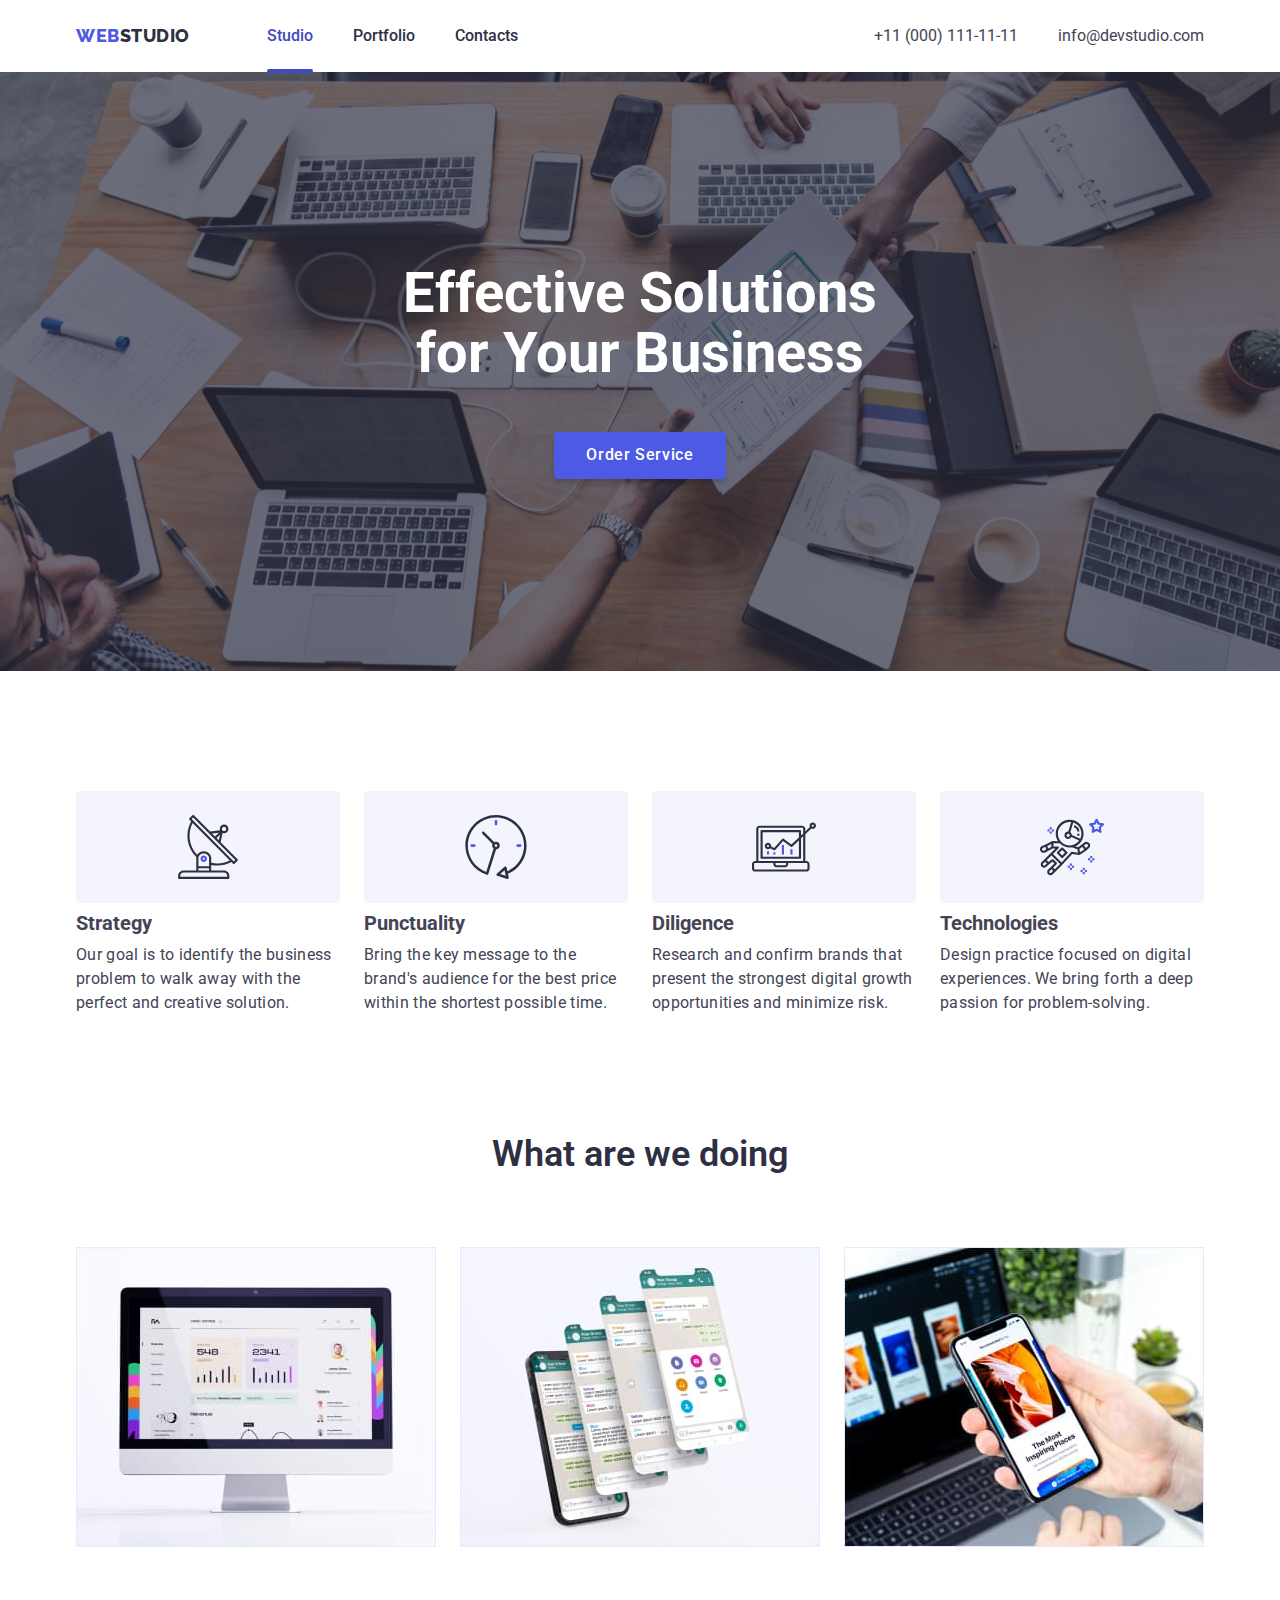
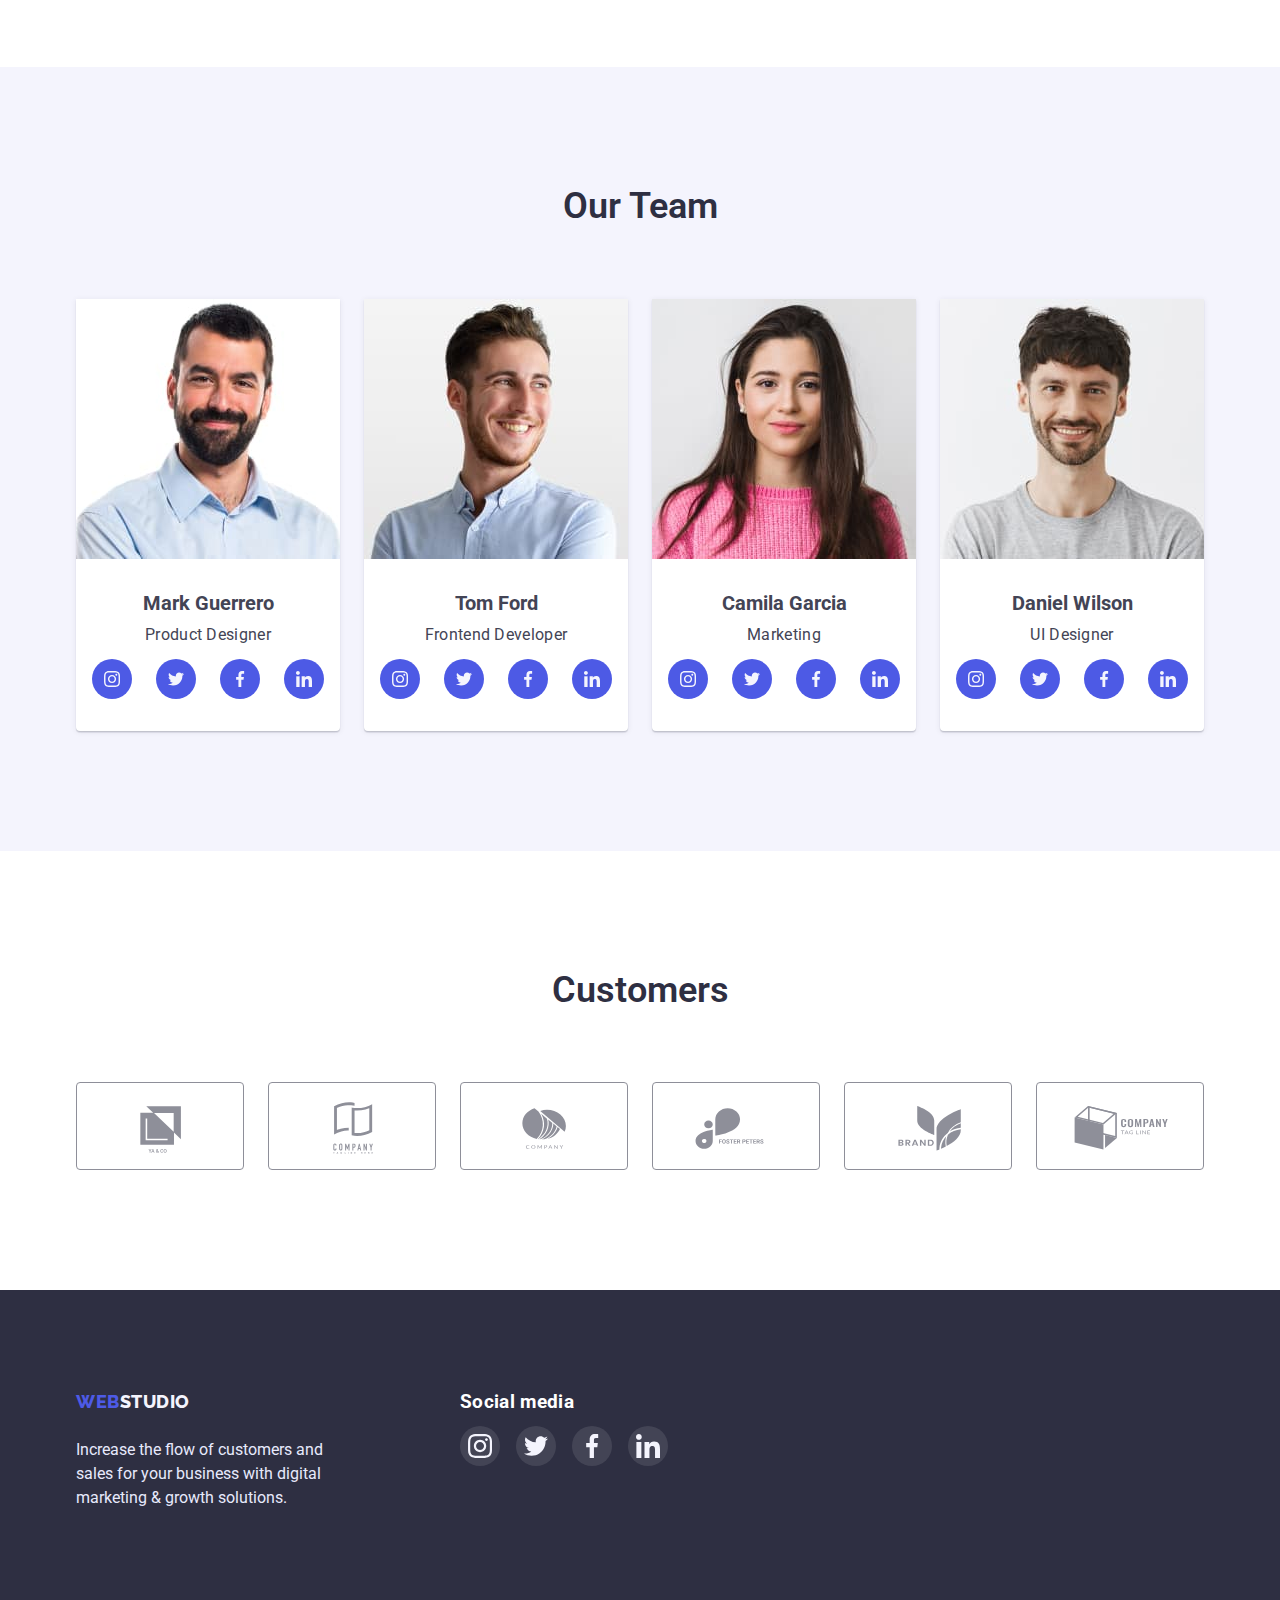
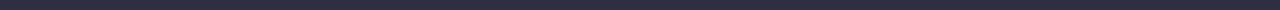
<file: index.html>
<!DOCTYPE html>
<html lang="en">
  <head>
    <meta charset="UTF-8" />
    <meta http-equiv="X-UA-Compatible" content="IE=edge" />
    <meta name="viewport" content="width=device-width, initial-scale=1.0" />
    <title>WEBSTUDIO</title>
    <link rel="preconnect" href="https://fonts.googleapis.com" />
    <link rel="preconnect" href="https://fonts.gstatic.com" crossorigin />
    <link
      href="https://fonts.googleapis.com/css2?family=Raleway:wght@800&family=Roboto:wght@400;500;700;900&display=swap"
      rel="stylesheet"
    />
    <link
      rel="stylesheet"
      href="https://cdnjs.cloudflare.com/ajax/libs/modern-normalize/1.1.0/modern-normalize.min.css"
    />
    <link rel="stylesheet" href="./css/styles.css" />
  </head>
  <body>
    <!-- Шапка -->
    <header class="page-header">
      <!-- Контейнер -->
      <div class="container header-flex">
        <a class="logo" href="">WEB<span class="logo-studio">STUDIO</span></a>
        <!-- Навігація -->
        <nav class="site-nav">
          <ul class="nav-list">
            <li class="item"><a class="nav-link current" href="">Studio</a></li>
            <li class="item">
              <a class="nav-link" href="./portfolio.html">Portfolio</a>
            </li>
            <li class="item"><a class="nav-link" href="">Contacts</a></li>
          </ul>
        </nav>
        <!-- Контактні данні -->
        <ul class="contacts">
          <li class="list">
            <a class="con-link" href="tel:+110001111111">+11 (000) 111-11-11</a>
          </li>
          <li class="list">
            <a class="con-link" href="mailto:info@devstudio.com"
              >info@devstudio.com</a
            >
          </li>
        </ul>
      </div>
    </header>
    <main>
      <!-- Герой -->
      <section class="hr hr-container">
        <div class="container">
          <h1 class="hero-title">Effective Solutions for Your Business</h1>
          <button class="hero-button" type="button" data-modal-open>
            Order Service
          </button>
        </div>
      </section>
      <!-- Our Future (потім сховати h2) -->
      <section class="no-bottom-padding">
        <h2 class="visually-hidden">Our Future</h2>
        <div class="container">
          <ul class="future-list">
            <li class="list">
              <h3 class="secondary-title">Strategy</h3>
              <p class="black-paragraph">
                Our goal is to identify the business problem to walk away with
                the perfect and creative solution.
              </p>
            </li>
            <li class="list">
              <h3 class="secondary-title">Punctuality</h3>
              <p class="black-paragraph">
                Bring the key message to the brand's audience for the best price
                within the shortest possible time.
              </p>
            </li>
            <li class="list">
              <h3 class="secondary-title">Diligence</h3>
              <p class="black-paragraph">
                Research and confirm brands that present the strongest digital
                growth opportunities and minimize risk.
              </p>
            </li>
            <li class="list">
              <h3 class="secondary-title">Technologies</h3>
              <p class="black-paragraph">
                Design practice focused on digital experiences. We bring forth a
                deep passion for problem-solving.
              </p>
            </li>
          </ul>
        </div>
      </section>
      <!-- What are we doing -->
      <section>
        <div class="container">
          <h2 class="section-title">What are we doing</h2>

          <ul class="examples">
            <li class="list">
              <img
                src="./images/monitor.jpg"
                alt="Computer monitor"
                width="360"
              />
            </li>

            <li class="list">
              <img
                src="./images/phone-whatsapp.jpg"
                alt="Messager opened on a phone"
                width="360"
              />
            </li>

            <li class="list">
              <img
                src="./images/phone-hand.jpg"
                alt="Phone holded with a hand"
                width="360"
              />
            </li>
          </ul>
        </div>
      </section>
      <!-- Team -->
      <section class="team">
        <div class="container">
          <h2 class="section-title">Our Team</h2>

          <ul class="team-members">
            <li class="team-member">
              <img src="./images/mark.jpg" alt="Portrait of man" width="264" />
              <div class="card-team">
                <h3 class="secondary-title">Mark Guerrero</h3>
                <p class="black-paragraph">Product Designer</p>
                <ul class="member-social">
                  <li>
                    <a class="member-link" href="">
                      <svg class="social-icon" width="16" height="16">
                        <use
                          href="./images/symbol-defs.svg#icon-instagram"
                        ></use>
                      </svg>
                    </a>
                  </li>
                  <li>
                    <a class="member-link" href="">
                      <svg class="social-icon" width="16" height="16">
                        <use href="./images/symbol-defs.svg#icon-twitter"></use>
                      </svg>
                    </a>
                  </li>
                  <li>
                    <a class="member-link" href="">
                      <svg class="social-icon" width="16" height="16">
                        <use
                          href="./images/symbol-defs.svg#icon-facebook"
                        ></use>
                      </svg>
                    </a>
                  </li>
                  <li>
                    <a class="member-link" href="">
                      <svg class="social-icon" width="16" height="16">
                        <use
                          href="./images/symbol-defs.svg#icon-linkedin"
                        ></use>
                      </svg>
                    </a>
                  </li>
                </ul>
              </div>
            </li>

            <li class="team-member">
              <img src="./images/tom.jpg" alt="Portrait of man" width="264" />
              <div class="card-team">
                <h3 class="secondary-title">Tom Ford</h3>
                <p class="black-paragraph">Frontend Developer</p>
                <ul class="member-social">
                  <li>
                    <a class="member-link" href="">
                      <svg class="social-icon" width="16" height="16">
                        <use
                          href="./images/symbol-defs.svg#icon-instagram"
                        ></use>
                      </svg>
                    </a>
                  </li>
                  <li>
                    <a class="member-link" href="">
                      <svg class="social-icon" width="16" height="16">
                        <use href="./images/symbol-defs.svg#icon-twitter"></use>
                      </svg>
                    </a>
                  </li>
                  <li>
                    <a class="member-link" href="">
                      <svg class="social-icon" width="16" height="16">
                        <use
                          href="./images/symbol-defs.svg#icon-facebook"
                        ></use>
                      </svg>
                    </a>
                  </li>
                  <li>
                    <a class="member-link" href="">
                      <svg class="social-icon" width="16" height="16">
                        <use
                          href="./images/symbol-defs.svg#icon-linkedin"
                        ></use>
                      </svg>
                    </a>
                  </li>
                </ul>
              </div>
            </li>

            <li class="team-member">
              <img
                src="./images/camila.jpg"
                alt="Portrait of woman"
                width="264"
              />
              <div class="card-team">
                <h3 class="secondary-title">Camila Garcia</h3>
                <p class="black-paragraph">Marketing</p>
                <ul class="member-social">
                  <li>
                    <a class="member-link" href="">
                      <svg class="social-icon" width="16" height="16">
                        <use
                          href="./images/symbol-defs.svg#icon-instagram"
                        ></use>
                      </svg>
                    </a>
                  </li>
                  <li>
                    <a class="member-link" href="">
                      <svg class="social-icon" width="16" height="16">
                        <use href="./images/symbol-defs.svg#icon-twitter"></use>
                      </svg>
                    </a>
                  </li>
                  <li>
                    <a class="member-link" href="">
                      <svg width="16" height="16">
                        <use
                          class="social-icon"
                          href="./images/symbol-defs.svg#icon-facebook"
                        ></use>
                      </svg>
                    </a>
                  </li>
                  <li>
                    <a class="member-link" href="">
                      <svg class="social-icon" width="16" height="16">
                        <use
                          href="./images/symbol-defs.svg#icon-linkedin"
                        ></use>
                      </svg>
                    </a>
                  </li>
                </ul>
              </div>
            </li>

            <li class="team-member">
              <img
                src="./images/daniel.jpg"
                alt="Portrait of man"
                width="264"
              />
              <div class="card-team">
                <h3 class="secondary-title">Daniel Wilson</h3>
                <p class="black-paragraph">UI Designer</p>
                <ul class="member-social">
                  <li>
                    <a class="member-link" href="">
                      <svg class="social-icon" width="16" height="16">
                        <use
                          href="./images/symbol-defs.svg#icon-instagram"
                        ></use>
                      </svg>
                    </a>
                  </li>
                  <li>
                    <a class="member-link" href="">
                      <svg class="social-icon" width="16" height="16">
                        <use href="./images/symbol-defs.svg#icon-twitter"></use>
                      </svg>
                    </a>
                  </li>
                  <li>
                    <a class="member-link" href="">
                      <svg class="social-icon">
                        <use
                          href="./images/symbol-defs.svg#icon-facebook"
                        ></use>
                      </svg>
                    </a>
                  </li>
                  <li>
                    <a class="member-link" href="">
                      <svg class="social-icon" width="16" height="16">
                        <use
                          href="./images/symbol-defs.svg#icon-linkedin"
                        ></use>
                      </svg>
                    </a>
                  </li>
                </ul>
              </div>
            </li>
          </ul>
        </div>
      </section>

      <!-- Customers section  -->
      <section>
        <div class="container">
          <h2 class="section-title">Customers</h2>
          <ul class="customers-list">
            <li class="item">
              <a class="customer-link" href="">
                <svg class="customer-brand" height="87.99">
                  <use href="./images/symbol-defs.svg#icon-Client-1"></use>
                </svg>
              </a>
            </li>
            <li class="item">
              <a class="customer-link" href="">
                <svg class="customer-brand" height="87.99">
                  <use href="./images/symbol-defs.svg#icon-Client-2"></use>
                </svg>
              </a>
            </li>
            <li class="item">
              <a class="customer-link" href="">
                <svg class="customer-brand" height="87.99">
                  <use href="./images/symbol-defs.svg#icon-Client-3"></use>
                </svg>
              </a>
            </li>
            <li class="item">
              <a class="customer-link" href="">
                <svg class="customer-brand" height="87.99">
                  <use href="./images/symbol-defs.svg#icon-Client-4"></use>
                </svg>
              </a>
            </li>
            <li class="item">
              <a class="customer-link" href="">
                <svg class="customer-brand" height="87.99">
                  <use href="./images/symbol-defs.svg#icon-Client-5"></use>
                </svg>
              </a>
            </li>
            <li class="item">
              <a class="customer-link" href="">
                <svg class="customer-brand" height="87.99">
                  <use href="./images/symbol-defs.svg#icon-Client-6"></use>
                </svg>
              </a>
            </li>
          </ul>
        </div>
      </section>
    </main>
    <!-- Footer -->
    <footer>
      <div class="container footer-container">
        <div class="footer-info">
          <a class="logo logo-location-bottom" href=""
            >WEB<span class="logo-studio-white">STUDIO</span></a
          >

          <p class="white-description">
            Increase the flow of customers and sales for your business with
            digital marketing & growth solutions.
          </p>
        </div>

        <div class="footer-media">
          <h3>Social media</h3>
          <ul class="footer-social">
            <li>
              <a class="footer-link" href="">
                <svg width="24" height="24">
                  <use href="./images/symbol-defs.svg#icon-instagram"></use>
                </svg>
              </a>
            </li>
            <li>
              <a class="footer-link" href="">
                <svg width="24" height="24">
                  <use href="./images/symbol-defs.svg#icon-twitter"></use>
                </svg>
              </a>
            </li>
            <li>
              <a class="footer-link" href="">
                <svg width="24" height="24">
                  <use href="./images/symbol-defs.svg#icon-facebook"></use>
                </svg>
              </a>
            </li>
            <li>
              <a class="footer-link" href="">
                <svg width="24" height="24">
                  <use href="./images/symbol-defs.svg#icon-linkedin"></use>
                </svg>
              </a>
            </li>
          </ul>
        </div>
      </div>
    </footer>
    <!-- Modal -->
    <div class="backdrop is-hidden" data-modal>
      <div class="modal">
        <button class="modal-btn" data-modal-close>
          <svg class="modal-icon" width="8" height="8">
            <use href="./images/symbol-defs.svg#icon-close-btn"></use>
          </svg>
        </button>
      </div>
    </div>
    <script src="./js/modal.js"></script>
  </body>
</html>
</file>
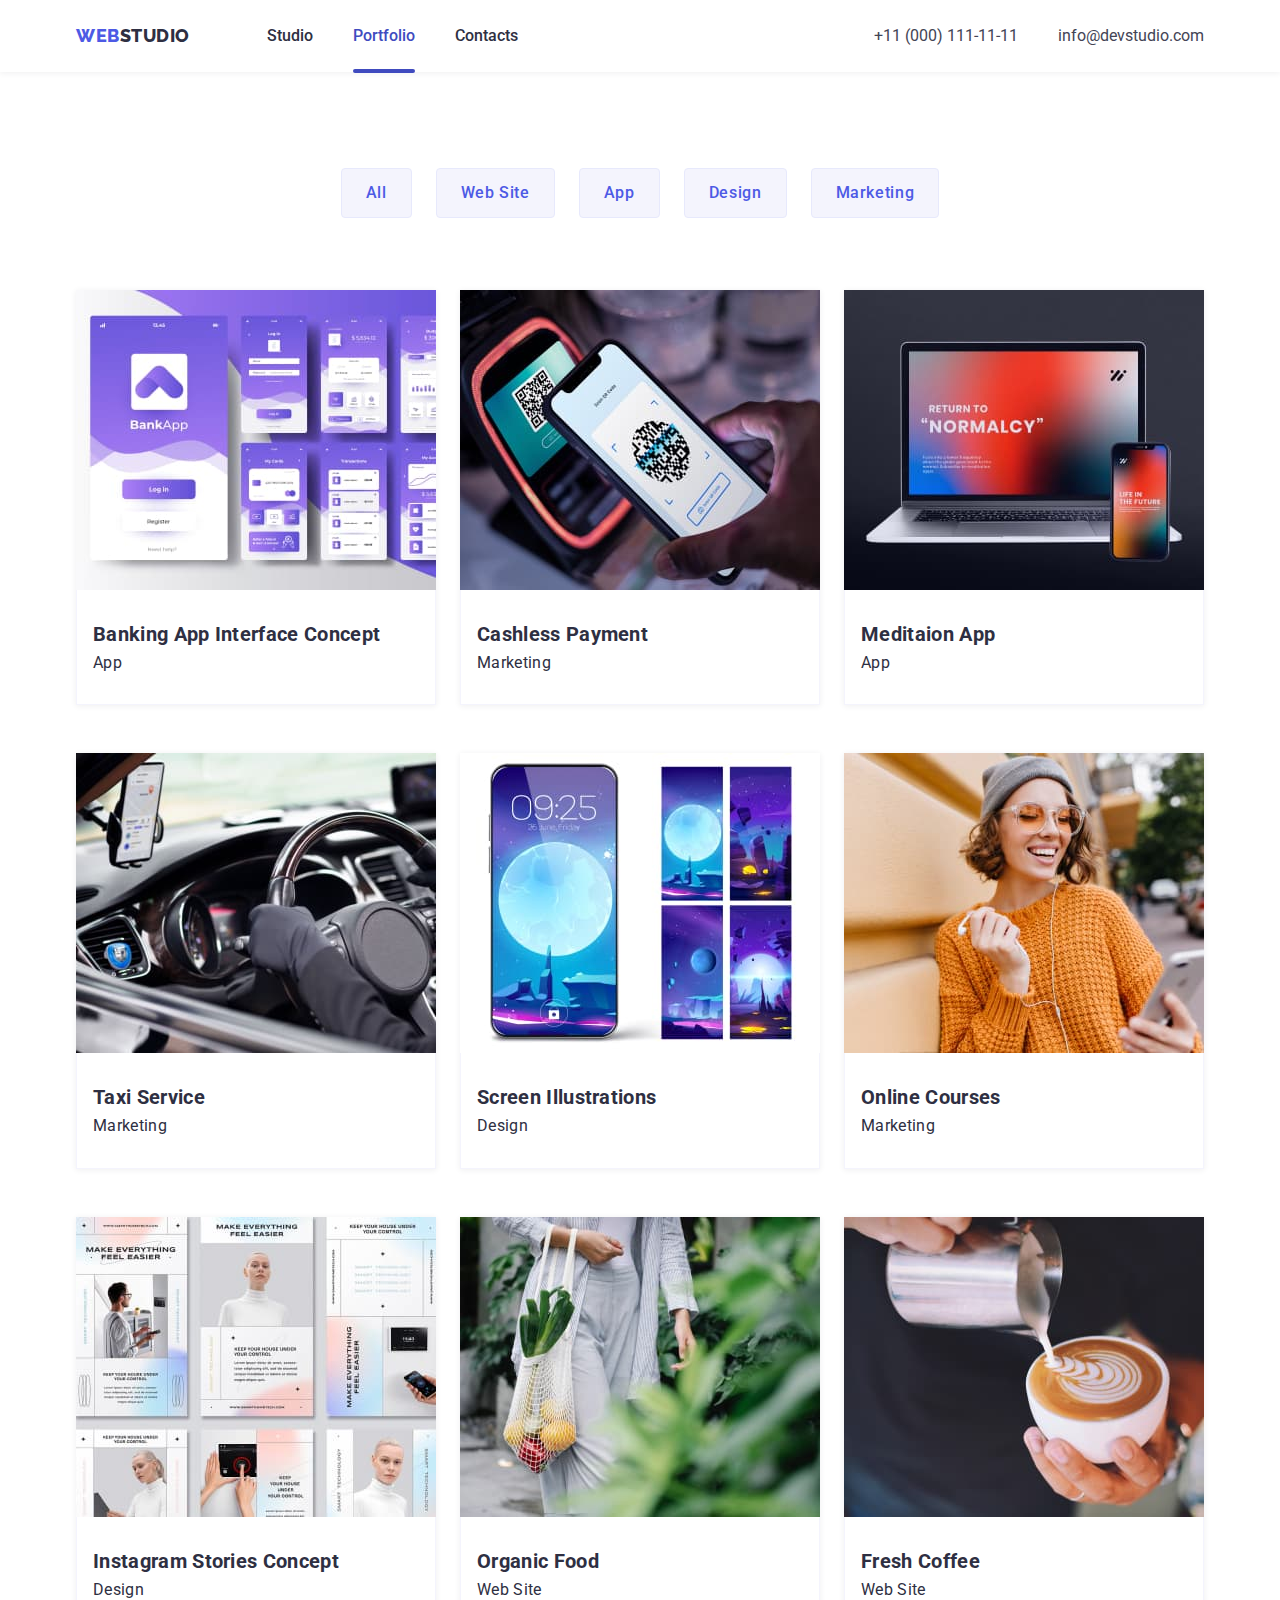
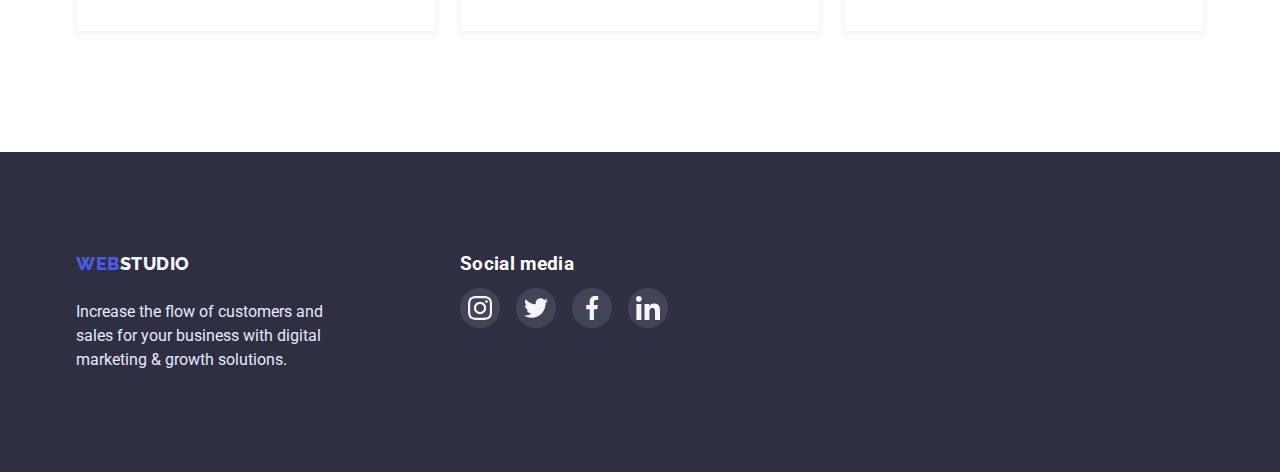
<file: portfolio.html>
<!DOCTYPE html>
<html lang="en">
  <head>
    <meta charset="UTF-8" />
    <meta http-equiv="X-UA-Compatible" content="IE=edge" />
    <meta name="viewport" content="width=device-width, initial-scale=1.0" />
    <title>WEBSTUDIO</title>
    <link rel="preconnect" href="https://fonts.googleapis.com" />
    <link rel="preconnect" href="https://fonts.gstatic.com" crossorigin />
    <link
      href="https://fonts.googleapis.com/css2?family=Raleway:wght@800&family=Roboto:wght@400;500;700;900&display=swap"
      rel="stylesheet"
    />
    <link
      rel="stylesheet"
      href="https://cdnjs.cloudflare.com/ajax/libs/modern-normalize/1.1.0/modern-normalize.min.css"
    />
    <link rel="stylesheet" href="./css/styles.css" />
  </head>
  <body>
    <!-- Шапка -->
    <header class="page-header">
      <!-- Контейнер -->
      <div class="container header-flex">
        <a class="logo" href="./index.html"
          >WEB<span class="logo-studio">STUDIO</span></a
        >
        <!-- Навігація -->
        <nav class="site-nav">
          <ul class="nav-list">
            <li class="item">
              <a class="nav-link" href="./index.html">Studio</a>
            </li>
            <li class="item">
              <a class="nav-link current" href="">Portfolio</a>
            </li>
            <li class="item"><a class="nav-link" href="">Contacts</a></li>
          </ul>
        </nav>
        <!-- Контактні данні -->
        <ul class="contacts">
          <li class="list">
            <a class="con-link" href="tel:+110001111111">+11 (000) 111-11-11</a>
          </li>
          <li class="list">
            <a class="con-link" href="mailto:info@devstudio.com"
              >info@devstudio.com</a
            >
          </li>
        </ul>
      </div>
    </header>

    <main>
      <section class="our-future">
        <div class="container">
          <h1 class="visually-hidden">Our Services</h1>

          <ul class="services">
            <li class="list">
              <button class="services-button" type="button">All</button>
            </li>
            <li class="list">
              <button class="services-button" type="button">Web Site</button>
            </li>
            <li class="list">
              <button class="services-button" type="button">App</button>
            </li>
            <li class="list">
              <button class="services-button" type="button">Design</button>
            </li>
            <li class="list">
              <button class="services-button" type="button">Marketing</button>
            </li>
          </ul>

          <ul class="service-example">
            <li>
              <a class="service-link" href="">
                <div class="gallery-item">
                  <img
                    src="./images/portfolio/banking-app.jpg"
                    alt="examples of different pages of the banking app"
                    width="360"
                  />
                  <div class="overlay">
                    <p class="overlay-text">
                      14 Stylish and User-Friendly App Design Concepts · Task
                      Manager App · Calorie Tracker App · Exotic Fruit Ecommerce
                      App · Cloud Storage App
                    </p>
                  </div>
                </div>
                <div class="card-border">
                  <h3 class="secondary-title">Banking App Interface Concept</h3>
                  <p>App</p>
                </div>
              </a>
            </li>
            <li>
              <a class="service-link" href="">
                <div class="gallery-item">
                  <img
                    src="./images/portfolio/payment.jpg"
                    alt="contactless payment with a phone"
                    width="360"
                  />
                  <div class="overlay">
                    <p class="overlay-text">
                      14 Stylish and User-Friendly App Design Concepts · Task
                      Manager App · Calorie Tracker App · Exotic Fruit Ecommerce
                      App · Cloud Storage App
                    </p>
                  </div>
                </div>
                <div class="card-border">
                  <h3 class="secondary-title">Cashless Payment</h3>
                  <p>Marketing</p>
                </div>
              </a>
            </li>
            <li>
              <a class="service-link" href="">
                <div class="gallery-item">
                  <img
                    src="./images/portfolio/meditation-app.jpg"
                    alt="notebook and smartphone"
                    width="360"
                  />
                  <div class="overlay">
                    <p class="overlay-text">
                      14 Stylish and User-Friendly App Design Concepts · Task
                      Manager App · Calorie Tracker App · Exotic Fruit Ecommerce
                      App · Cloud Storage App
                    </p>
                  </div>
                </div>
                <div class="card-border">
                  <h3 class="secondary-title">Meditaion App</h3>
                  <p>App</p>
                </div>
              </a>
            </li>
            <li>
              <a class="service-link" href="">
                <div class="gallery-item">
                  <img
                    src="./images/portfolio/taxi.jpg"
                    alt="someone is holding a car's wheel"
                    width="360"
                  />
                  <div class="overlay">
                    <p class="overlay-text">
                      14 Stylish and User-Friendly App Design Concepts · Task
                      Manager App · Calorie Tracker App · Exotic Fruit Ecommerce
                      App · Cloud Storage App
                    </p>
                  </div>
                </div>
                <div class="card-border">
                  <h3 class="secondary-title">Taxi Service</h3>
                  <p>Marketing</p>
                </div>
              </a>
            </li>
            <li>
              <a class="service-link" href="">
                <div class="gallery-item">
                  <img
                    src="./images/portfolio/illustrations.jpg"
                    alt="different space-themed phone wallpapers"
                    width="360"
                  />
                  <div class="overlay">
                    <p class="overlay-text">
                      14 Stylish and User-Friendly App Design Concepts · Task
                      Manager App · Calorie Tracker App · Exotic Fruit Ecommerce
                      App · Cloud Storage App
                    </p>
                  </div>
                </div>
                <div class="card-border">
                  <h3 class="secondary-title">Screen Illustrations</h3>
                  <p>Design</p>
                </div>
              </a>
            </li>
            <li>
              <a class="service-link" href="">
                <div class="gallery-item">
                  <img
                    src="./images/portfolio/courses.jpg"
                    alt="woman in orange sweater speaking on phone"
                    width="360"
                  />
                  <div class="overlay">
                    <p class="overlay-text">
                      14 Stylish and User-Friendly App Design Concepts · Task
                      Manager App · Calorie Tracker App · Exotic Fruit Ecommerce
                      App · Cloud Storage App
                    </p>
                  </div>
                </div>
                <div class="card-border">
                  <h3 class="secondary-title">Online Courses</h3>
                  <p>Marketing</p>
                </div>
              </a>
            </li>
            <li>
              <a class="service-link" href="">
                <div class="gallery-item">
                  <img
                    src="./images/portfolio/insta-stories.jpg"
                    alt="instagram stories examples"
                    width="360"
                  />
                  <div class="overlay">
                    <p class="overlay-text">
                      14 Stylish and User-Friendly App Design Concepts · Task
                      Manager App · Calorie Tracker App · Exotic Fruit Ecommerce
                      App · Cloud Storage App
                    </p>
                  </div>
                </div>
                <div class="card-border">
                  <h3 class="secondary-title">Instagram Stories Concept</h3>
                  <p>Design</p>
                </div>
              </a>
            </li>
            <li>
              <a class="service-link" href="">
                <div class="gallery-item">
                  <img
                    src="./images/portfolio/food.jpg"
                    alt="woman with groceries"
                    width="360"
                  />
                  <div class="overlay">
                    <p class="overlay-text">
                      14 Stylish and User-Friendly App Design Concepts · Task
                      Manager App · Calorie Tracker App · Exotic Fruit Ecommerce
                      App · Cloud Storage App
                    </p>
                  </div>
                </div>
                <div class="card-border">
                  <h3 class="secondary-title">Organic Food</h3>
                  <p>Web Site</p>
                </div>
              </a>
            </li>
            <li>
              <a class="service-link" href="">
                <div class="gallery-item">
                  <img
                    src="./images/portfolio/coffee.jpg"
                    alt="barista making coffee"
                    width="360"
                  />
                  <div class="overlay">
                    <p class="overlay-text">
                      14 Stylish and User-Friendly App Design Concepts · Task
                      Manager App · Calorie Tracker App · Exotic Fruit Ecommerce
                      App · Cloud Storage App
                    </p>
                  </div>
                </div>
                <div class="card-border">
                  <h3 class="secondary-title">Fresh Coffee</h3>
                  <p>Web Site</p>
                </div>
              </a>
            </li>
          </ul>
        </div>
      </section>
    </main>

    <footer>
      <div class="container footer-container">
        <div class="footer-info">
          <a class="logo logo-location-bottom" href=""
            >WEB<span class="logo-studio-white">STUDIO</span></a
          >

          <p class="white-description">
            Increase the flow of customers and sales for your business with
            digital marketing & growth solutions.
          </p>
        </div>

        <div class="footer-media">
          <h3>Social media</h3>
          <ul class="footer-social">
            <li>
              <a class="footer-link" href="">
                <svg width="24" height="24">
                  <use href="./images/symbol-defs.svg#icon-instagram"></use>
                </svg>
              </a>
            </li>
            <li>
              <a class="footer-link" href="">
                <svg width="24" height="24">
                  <use href="./images/symbol-defs.svg#icon-twitter"></use>
                </svg>
              </a>
            </li>
            <li>
              <a class="footer-link" href="">
                <svg width="24" height="24">
                  <use href="./images/symbol-defs.svg#icon-facebook"></use>
                </svg>
              </a>
            </li>
            <li>
              <a class="footer-link" href="">
                <svg width="24" height="24">
                  <use href="./images/symbol-defs.svg#icon-linkedin"></use>
                </svg>
              </a>
            </li>
          </ul>
        </div>
      </div>
    </footer>
  </body>
</html>
</file>
<file: css/styles.css>
/* колір акцента #4D5AE5 */
/* колір параграфів (основний колір для body) #434455 */
/* колір заголовків #2E2F42 */
/* колір героя #FFFFFF */
/* колір основного бекграунда #E5E5E5 */
/* колір футера + бекграунда героя #2E2F42 */

:root {
  /*Style Guide */
  --primaty-brand: #4d5ae5;
  --dark: #2e2f42;
  --success: #31d0aa;
  --text: #434455;
  --subtle-text: #8e8f99;
  --accent: #e7e9fc;
  --light: #f4f4fd;

  /* Animation */
  --anim-fast: 300ms ease;
  --anim-slow: 750ms ease-out;
  --anim-goit: 250ms cubic-bezier(0.4, 0, 0.2, 1);
}

body {
  margin: 0;
  font-family: "Roboto", sans-serif;
  color: var(--text);
  background-color: #ffffff;
  font-size: 16px;
  /* line-height: 1.5; */
  /* letter-spacing: 0.02em; */
}

.visually-hidden {
  position: absolute;
  white-space: nowrap;
  width: 1px;
  height: 1px;
  overflow: hidden;
  border: 0;
  padding: 0;
  clip: rect(0 0 0 0);
  clip-path: inset(50%);
  margin: -1px;
}

h1,
h2,
h3,
h4,
p,
ul {
  margin-top: 0px;
  margin-bottom: 0px;
  padding-left: 0px;
}

img {
  display: block;
  max-width: 100%;
  height: auto;
}

.container {
  margin-left: auto;
  margin-right: auto;
  width: 1158px;
  padding-left: 15px;
  padding-right: 15px;

  /* outline: solid 3px green; */
}

.page-header {
  box-shadow: 0px 1px 6px rgba(46, 47, 66, 0.08);
}

.header-flex {
  display: flex;
  align-items: center;
}

.logo-studio {
  color: var(--dark);
}

.logo-studio-white {
  color: var(--light);
}

.logo {
  font-family: "Raleway", sans-serif;
  color: var(--primaty-brand);
  text-decoration: none;
  font-weight: 800;
  font-size: 18px;
  line-height: 1.33;
  letter-spacing: 0.03em;

  padding-top: 24px;
  padding-bottom: 24px;
  margin-right: 77px;
}

.nav-list {
  display: flex;

  /* margin-right: 40px; */
}

.nav-list .item:not(:last-child) {
  margin-right: 40px;
}

.nav-link {
  color: var(--dark);
  text-decoration: none;
  font-weight: 500;
  line-height: 1.5;

  transition-duration: 250ms;
  transition-property: color;

  position: relative;
  transition-timing-function: cubic-bezier(0.4, 0, 0.2, 1);
}

.current {
  color: #404BBF;
}

.nav-link.current::after {
  /* content: '';
  display: block;
  width: 100%;
  height: 4px;

  background-color: #404BBF;
  border-radius: 2px;

  margin-top: 24px;
  margin-bottom: 0;
  padding-bottom: 0; */

  content: "";
  position: absolute;
  width: 100%;
  height: 4px;
  border-radius: 2px;
  bottom: -28px;
  left: 0;
  background-color: #404bbf;
}

.nav-link:hover,
.nav-link:focus {
  color: var(--primaty-brand);
  /* transition-timing-function: cubic-bezier(0.4, 0, 0.2, 1); */
}

.contacts {
  display: flex;
  margin-left: auto;
  padding-left: 0;
  transition-timing-function: cubic-bezier(0.4, 0, 0.2, 1);
}

.contacts .list:not(:last-child) {
  margin-right: 40px;
}

.contacts .con-link {
  text-decoration: none;
  font-weight: 400;
  color: var(--text);

  transition-duration: 250ms;
  transition-property: color;
}

.contacts .con-link:hover,
.contacts .con-link:focus {
  color: var(--primaty-brand);

  /* transition-timing-function: cubic-bezier(0.4, 0, 0.2, 1); */
}

.contacts .list,
.nav-list,
.team-members .team-member,
.examples .list,
.future-list .list,
.services .list,
.service-example .list {
  list-style: none;
}

section {
  padding-top: 120px;
  padding-bottom: 120px;
}

/* full hero section */
.hr {
  background-color: var(--dark);
  text-align: center;
  padding-top: 192px;
  padding-bottom: 192px;

  background-image: linear-gradient(
      rgba(46, 47, 66, 0.7),
      rgba(46, 47, 66, 0.7)
    ),
    url(../images/header-bg.png);

  background-repeat: no-repeat;

  /* outline: solid 3px green; */
}

.hr-container {
  max-width: 1440px;

  margin-right: auto;
  margin-left: auto;

  /* outline: solid 3px tomato; */
}

.hero-title {
  color: #ffffff;
  font-weight: 700;
  font-size: 56px;
  line-height: 1.07;

  width: 492px;
  margin-right: auto;
  margin-left: auto;
  margin-bottom: 48px;
  /* outline: 2px solid rgb(71, 255, 249); */
  /* outline: solid 3px green; */
}

.hero-button {
  border-radius: 4px;
  border: none;
  border-color: transparent;
  padding: 14px 32px;

  color: #ffffff;
  background-color: var(--primaty-brand);
  font-family: "Roboto", sans-serif;
  cursor: pointer;
  font-weight: 500;
  font-size: 16px;
  line-height: 1.18;
  letter-spacing: 0.04em;
  align-items: center;

  display: inline;

  box-shadow: 0px 4px 4px rgba(0, 0, 0, 0.15);

  transition-duration: 250ms;
  transition-property: background-color;

  transition-timing-function: cubic-bezier(0.4, 0, 0.2, 1);

  /* outline: solid 3px green; */
}

.hero-button:hover,
.hero-button:focus {
  background-color: #404bbf;
  box-shadow: 0px 4px 4px rgba(0, 0, 0, 0.15);

  /* transition-timing-function: cubic-bezier(0.4, 0, 0.2, 1); */
}

.future-list {
  /* padding-top: 120px; */
  /* margin-bottom: 120px; */

  display: flex;
}

.future-list .list:not(:last-child) {
  margin-right: 24px;
}

.future-list .list::before {
  display: block;
  content: "";

  height: 112px;
  background-color: var(--light);

  background-repeat: no-repeat;
  background-size: contain;
  background-position: center;
  margin-bottom: 8px;
  border-radius: 4px;
}

.future-list .list:nth-child(1)::before {
  background-image: url(../images/our-future/antenna\ 1.svg);
  background-size: 64px;
}

.future-list .list:nth-child(2)::before {
  background-image: url(../images/our-future/clock\ 1.svg);
  background-size: 64px;
}

.future-list .list:nth-child(3)::before {
  background-image: url(../images/our-future/diagram\ 1.svg);
  background-size: 64px;
}

.future-list .list:nth-child(4)::before {
  background-image: url(../images/our-future/astronaut\ 1.svg);
  background-size: 64px;
}

.future-list li {
  flex-basis: calc((100% - 3 * 24px) / 4);
}

.no-bottom-padding {
  padding-bottom: 0;
}

.no-top-padding {
  padding-top: 0px;
}

.examples {
  padding-left: 0px;
  /* margin-bottom: 120px; */

  display: flex;
  flex-wrap: wrap;
}

.examples .list:not(:last-child) {
  margin-right: 24px;
}

/* Our Team */
.team-member {
  border-radius: 0px 0px 4px 4px;
  box-shadow: 0px 1px 6px rgba(46, 47, 66, 0.08),
    0px 1px 1px rgba(46, 47, 66, 0.16), 0px 2px 1px rgba(46, 47, 66, 0.08);
}

.team-members {
  padding-left: 0px;
  display: flex;
  flex-wrap: wrap;
}

.team-member:not(:last-child) {
  margin-right: 24px;
}

.card-team {
  padding-top: 32px;
  padding-bottom: 32px;
  text-align: center;
}

.black-paragraph {
  line-height: 1.5;
  letter-spacing: 0.02em;
}

.team {
  background-color: var(--light);
}

.team-member {
  background-color: #ffffff;
}

.member-social {
  list-style: none;
  display: flex;
  justify-content: center;
  gap: 24px;

  margin-top: 12px;
  /* margin-left: 16px; */
  /* margin-left: auto;
  margin-right: auto; */
}

.member-link {
  display: flex;
  justify-content: center;
  align-items: center;

  width: 40px;
  height: 40px;
  border-radius: 50%;

  /* background-color: red; */
  fill: var(--light);
  background-color: var(--primaty-brand);

  transition-duration: 250ms;
  transition-property: background-color;

  transition-timing-function: cubic-bezier(0.4, 0, 0.2, 1);
}

.member-link:hover,
.member-link:focus {
  background-color: #404bbf;

  /* transition-timing-function: cubic-bezier(0.4, 0, 0.2, 1); */
}

.social-icon {
  width: 16px;
  height: 16px;
}

.customers-list .item {
  width: 168px;
  height: 88px;
}

.customers-list .item:not(:last-child) {
  margin-right: 24px;
}

/* .customer-brand {
  width: 104px;
  height: 56px;
} */

/* .cl1 {
  width: 41px;
  height: 46.97px;
} */

.customers-list {
  list-style: none;
  display: flex;
}

.customer-link {
  display: flex;
  justify-content: center;
  align-items: center;

  /* padding: 16px 32px; */
  border: 1px solid var(--subtle-text);
  width: 100%;
  height: 100%;
  border-radius: 4px;

  fill: var(--subtle-text);

  transition-duration: 250ms;
  transition-property: fill;

  transition-timing-function: cubic-bezier(0.4, 0, 0.2, 1);
}

.customer-link:hover,
.customer-link:focus {
  fill: var(--primaty-brand);
  border: 1px solid var(--primaty-brand);

  /* transition-timing-function: cubic-bezier(0.4, 0, 0.2, 1); */
}

.logo-location-bottom {
  display: inline-block;
  padding-top: 0;
  padding-bottom: 0;
  margin-bottom: 24px;
  margin-left: 0;
}

.footer-media {
  font-family: "Roboto";
  font-style: normal;
  font-weight: 600;
  font-size: 16px;
  line-height: 24px;
  letter-spacing: 0.02em;
  color: #ffffff;

  margin-left: 120px;
  /* margin-top: 18px; */
  /* padding-bottom: 100px; */
}

.footer-container {
  display: flex;
  align-items: baseline;
}

.footer-social {
  list-style: none;
  display: flex;
  justify-content: center;
  gap: 16px;

  margin-top: 12px;
  /* margin-left: 16px; */
  /* margin-left: auto;
  margin-right: auto; */
}

.footer-link {
  display: flex;
  justify-content: center;
  align-items: center;

  width: 40px;
  height: 40px;
  border-radius: 50%;

  background-color: rgba(255, 255, 255, 0.1);
  fill: var(--light);

  transition-duration: 250ms;
  transition-property: background-color;

  transition-timing-function: cubic-bezier(0.4, 0, 0.2, 1);
}

.footer-link:hover,
.footer-link:focus {
  background-color: #31d0aa;

  /* transition-timing-function: cubic-bezier(0.4, 0, 0.2, 1); */
}

/* portfolio page */
.our-future {
  padding-top: 96px;
}

.services {
  display: flex;
  justify-content: center;

  margin-bottom: 72px;

  /* background-color: teal; */
}

.services .list:not(:last-child) {
  margin-right: 24px;
}

.services-button {
  border: 1px solid var(--accent);
  border-radius: 4px;
  padding: 12px 24px;

  color: var(--primaty-brand);
  background-color: var(--light);
  cursor: pointer;
  font-family: "Roboto", sans-serif;
  font-style: normal;
  font-weight: 500;
  font-size: 16px;
  line-height: 1.5;
  letter-spacing: 0.04em;

  transition-duration: 250ms;
  transition-property: background-color, box-shadow;

  transition-timing-function: cubic-bezier(0.4, 0, 0.2, 1);
}

.services-button:hover,
.services-button:focus {
  border-color: transparent;
  color: #ffffff;
  background-color: var(--primaty-brand);

  box-shadow: 0px 3px 1px rgba(0, 0, 0, 0.1), 0px 2px 1px rgba(0, 0, 0, 0.08),
    0px 2px 2px rgba(0, 0, 0, 0.12);

  /* transition-timing-function: cubic-bezier(0.4, 0, 0.2, 1); */
}

.service-example {
  list-style: none;
  display: flex;
  flex-wrap: wrap;
  justify-content: center;
}

/* Animation section */

.gallery-item {
  position: relative;
  overflow: hidden;
}

/* .gallery-item:hover .overlay,
.gallery-item:focus .overlay {
  transform: translateY(0);
} */

.service-link:hover .overlay,
.service-link:focus .overlay {
  transform: translateY(0);
}

.overlay {
  position: absolute;
  top: 0;
  left: 0;
  transform: translateY(100%);

  /* позиціювати можна також таким чином */

  /* display: flex;
  align-items: center;
  justify-content: center; */

  padding-top: 40px;
  padding-right: 32px;
  padding-bottom: 164px;
  padding-left: 32px;

  height: 300px;
  width: 360px;

  background-color: var(--primaty-brand);

  transition: transform var(--anim-goit);
}

.overlay-text {
  font-family: "Roboto";
  font-style: normal;
  font-weight: 400;
  font-size: 16px;
  line-height: 24px;

  letter-spacing: 0.02em;

  color: var(--light);
}

.service-example li {
  margin-right: 24px;
  margin-bottom: 48px;
}

.service-link {
  text-decoration: none;
  display: block;
  color: var(--dark);
  letter-spacing: 0.02em;

  box-shadow: 0px 1px 6px rgba(46, 47, 66, 0.08);

  transition-duration: 250ms;
  transition-property: box-shadow;

  transition-timing-function: cubic-bezier(0.4, 0, 0.2, 1);
}

.service-link:hover,
.service-link:focus {
  box-shadow: 0px 1px 6px rgba(46, 47, 66, 0.08),
    0px 1px 1px rgba(46, 47, 66, 0.16), 0px 2px 1px rgba(46, 47, 66, 0.08);

  /* transition-timing-function: cubic-bezier(0.4, 0, 0.2, 1); */
}

.service-example li:nth-child(3n) {
  margin-right: 0px;
}

.service-example li:nth-last-child(-n + 3) {
  margin-bottom: 0px;
}

.service-example {
  padding-left: 0px;
}

.card-border {
  border: 0.5px solid var(--light);
  border-top: none;

  padding-top: 32px;
  padding-bottom: 32px;
  padding-left: 16px;
}

.section-title {
  color: var(--dark);
  font-weight: 600;
  font-size: 36px;
  line-height: 1.11;
  text-align: center;

  margin-bottom: 72px;
}

.secondary-title {
  font-weight: 700;
  font-size: 20px;
  line-height: 1.2;

  margin-bottom: 8px;
}

footer {
  background-color: var(--dark);

  padding-bottom: 100px;
  padding-top: 100px;
}

.white-description {
  color: var(--accent);
  font-weight: 400;
  font-size: 16px;
  line-height: 1.5;

  width: 264px;

  /* padding-bottom: 100px; */
}

/* Modal window  */

.backdrop {
  position: fixed;
  top: 0;
  left: 0;

  width: 100%;
  height: 100%;

  background-color: rgba(46, 47, 66, 0.4);

  transition: visibility var(--anim-fast), opacity var(--anim-fast);
}

.backdrop.is-hidden {
  visibility: hidden;
  opacity: 0;
  pointer-events: none;
}

.modal {
  position: absolute;
  top: 50%;
  left: 50%;
  transform: translate(-50%, -50%);

  background-color: #fcfcfc;
  border-radius: 4px;
  box-shadow: 0px 1px 1px rgba(0, 0, 0, 0.14), 0px 1px 3px rgba(0, 0, 0, 0.12),
    0px 2px 1px rgba(0, 0, 0, 0.2);

  width: 408px;
  min-height: 576px;

  transition: opacity var(--anim-fast), transform var(--anim-fast);
}

.backdrop.is-hidden .modal {
  transform: translate(-50%, -70%);
  opacity: 0;
}

.modal-btn {
  position: absolute;
  top: 24px;
  right: 24px;

  width: 24px;
  height: 24px;

  display: flex;
  align-items: center;
  justify-content: center;

  background-color: var(--accent);
  border: 1px solid rgba(0, 0, 0, 0.1);
  border-radius: 50%;

  cursor: pointer;
}
</file>
